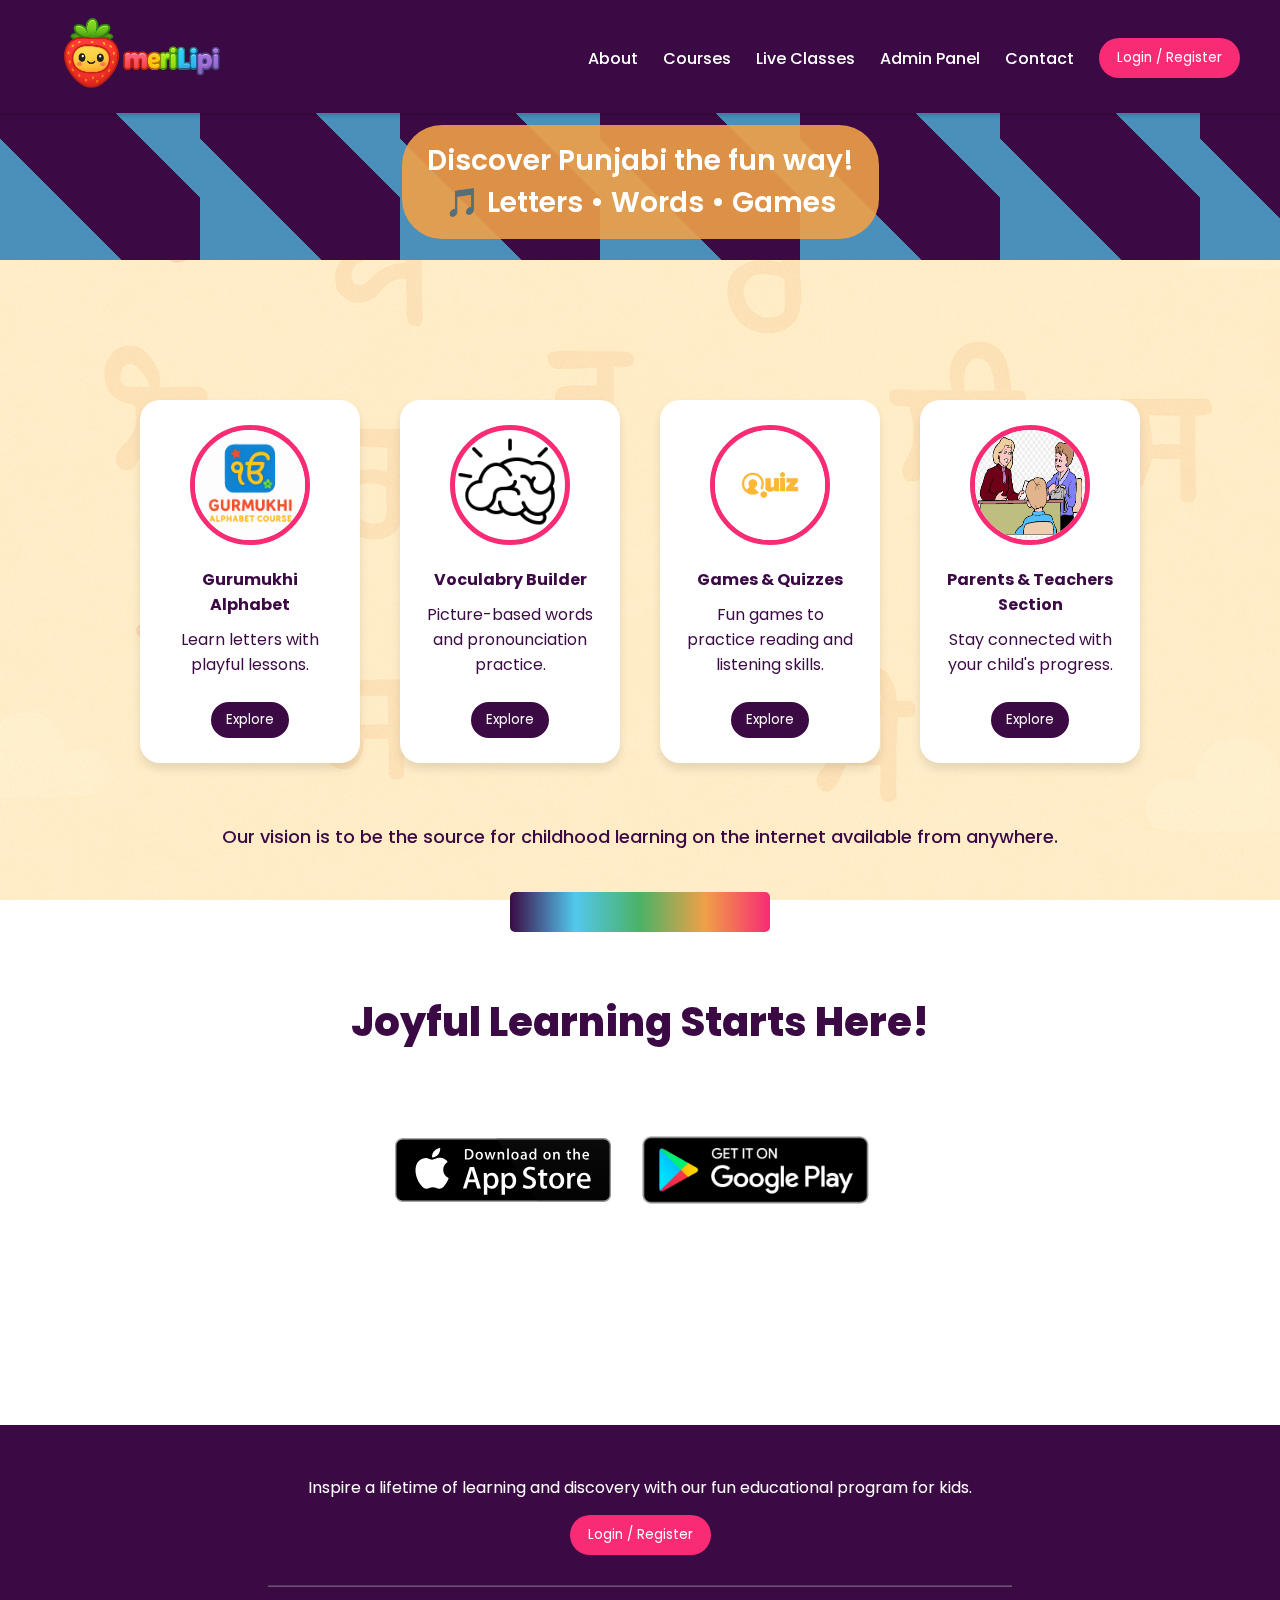
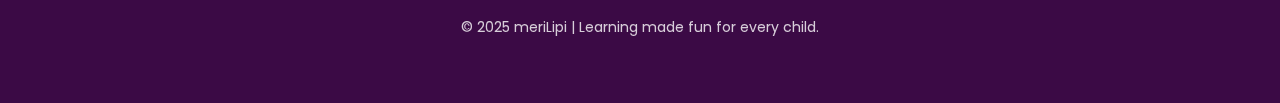
<file: frontend/index.html>
<!DOCTYPE html>
<html lang="en">
<head>
  <meta charset="UTF-8" />
  <meta name="viewport" content="width=device-width, initial-scale=1.0" />
  <title>meriLipi | Learn Punjabi with Joy</title>
  <link href="https://fonts.googleapis.com/css2?family=Baloo+2:wght@600;800&family=Poppins:wght@400;600&display=swap" rel="stylesheet">
  <link rel="stylesheet" href="styles.css" />
</head>
<body>
  <!-- HEADER -->
  <header class="header">
    <div class="nav-container">
      <div class="logo-container">
        <img src="images/ChatGPT Image Oct 14, 2025, 09_50_00 AM.png" alt="meriLipi Logo" class="logo" />
        
      </div>
      <div class="hamburger">
        <div></div>
        <div></div>
        <div></div>
      </div>

      <nav class="nav-links">
        <a href="about.html">About</a>
        <a href="courses.html">Courses</a>
        <a href="#live-classes">Live Classes</a>
        <a href="admin-login.html">Admin Panel</a>
        <a href="#">Contact</a>
        <button class="donate-btn">Login / Register</button>
      </nav>
    </div>

    <!-- Colorful Pattern Banner -->
    <div class="pattern-banner">
      <div class="pattern"></div>
      <h2 class="banner-text">
        Discover Punjabi the fun way!<br />
        🎵 Letters • Words • Games
      </h2>
    </div>
  </header>

  <!-- MAIN SECTION -->
  <main>
    <section class="portals">
      <div class="portal-card">
        <img src="images/guru.png" alt="Math World" />
        <h3>Gurumukhi Alphabet</h3>
        <p>Learn letters with playful lessons.</p>
        <br>
        <button>Explore</button>
      </div>

      <div class="portal-card">
        <img src="images/atom.png" alt="Science World" />
        <h3>Voculabry Builder</h3>
        <p>Picture-based words and pronounciation practice.</p>
        <br>
        <button>Explore</button>
      </div>
      <div class="portal-card">
        <img src="images/quiz-logo_2728-12.jpg" alt="Parents & Teachers" />
        <h3>Games & Quizzes</h3>
        <p>Fun games to practice  reading and listening skills.</p>
        <br>
        <button>Explore</button>
      </div>
      <div class="portal-card">
        <img src="images/images.png" alt="Parents & Teachers" />
        <h3>Parents & Teachers Section</h3>
        <p>Stay connected with your child's progress.</p>
        <br>
        <button>Explore</button>
      </div>
    </section>

    <section class="vision">
      <p>
        Our vision is to be the source for childhood learning on the internet available from anywhere.
        
      </p>
      <div class="color-bar"></div>
    </section>
    
  </main>
  <section class="download-cta">
      <h2 class="cta-title">Joyful Learning Starts Here!</h2>
      
      <div class="download-links">
          <a href="#" target="_blank" aria-label="Download on the App Store">
              <img src="images/download-on-the-app-store-apple-logo.svg" alt="Download on the App Store" class="dl">
          </a>
          <a href="#" target="_blank" aria-label="Get it on Google Play">
              <img src="images/image.png" alt="Get it on Google Play">
          </a>
          
      </div>
  </section>
  <!-- FOOTER -->
  <footer class="footer">
    <p>
      Inspire a lifetime of learning and discovery with our fun educational program for kids.
    </p>
    <button class="donate-btn">Login / Register</button>
    <hr />
    <p class="small-text">
      © 2025 meriLipi | Learning made fun for every child.
    </p>
  </footer>

  <script src="script.js"></script>
</body>
</html>
</file>
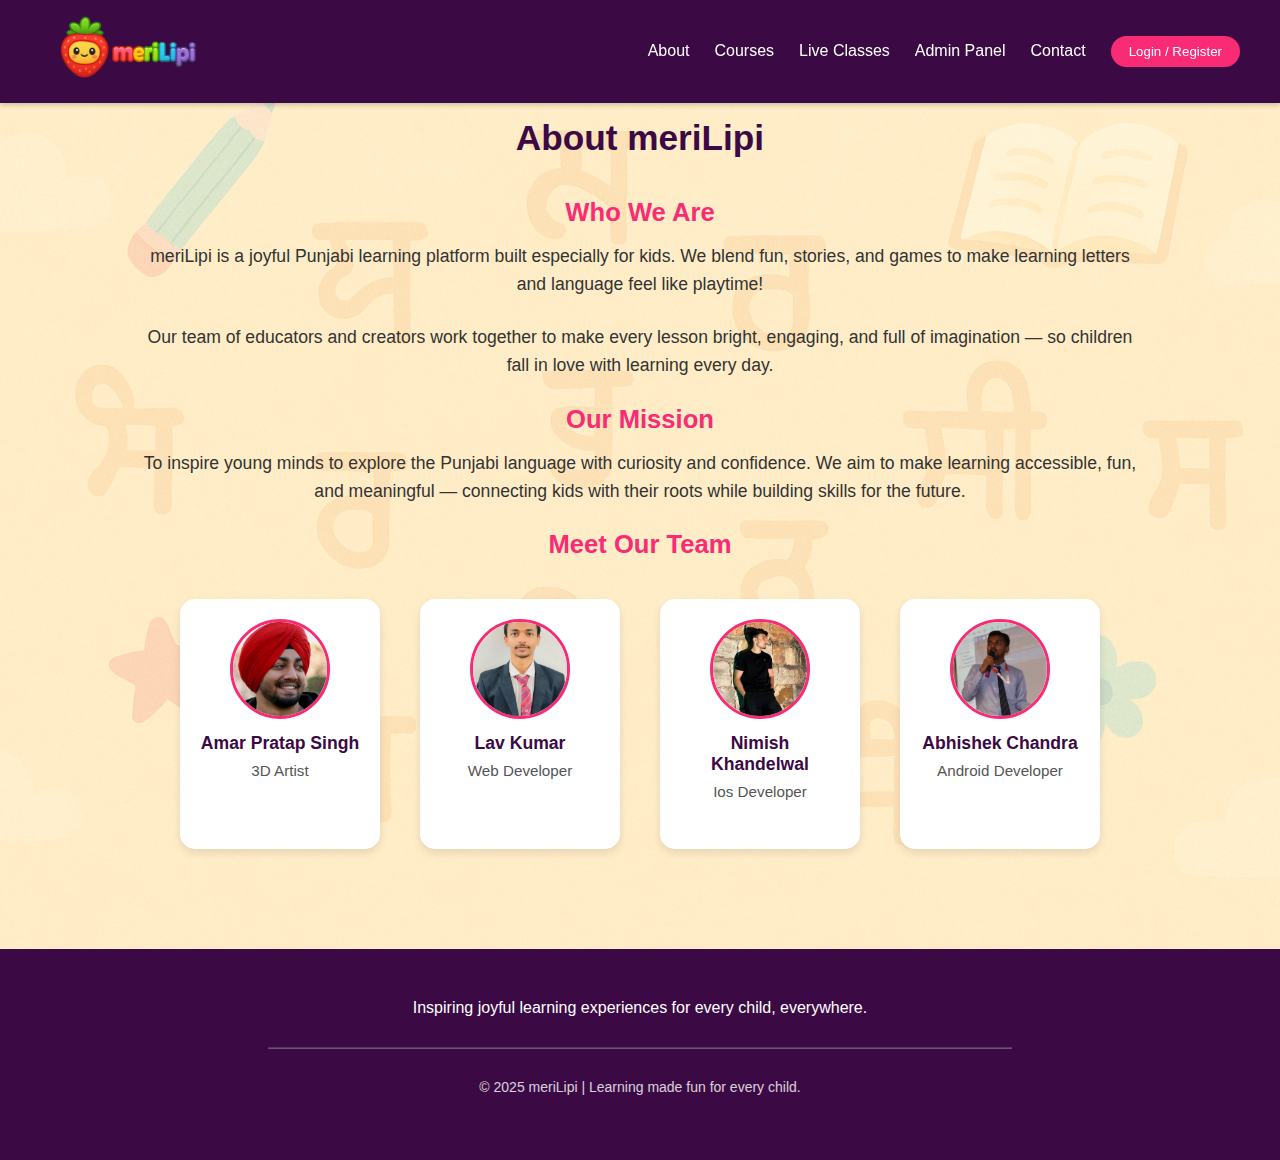
<file: frontend/about.html>
<!DOCTYPE html>
<html lang="en">
<head>
  <meta charset="UTF-8" />
  <meta name="viewport" content="width=device-width, initial-scale=1.0" />
  <title>About Us | meriLipi</title>
  <link rel="stylesheet" href="about.css" />
</head>
<body>
  <!-- HEADER -->
  <header class="header">
    <div class="nav-container">
      <div class="logo-container">
        <img src="images/ChatGPT Image Oct 14, 2025, 09_50_00 AM.png" alt="meriLipi Logo" class="logo" />
        
      </div>
      <div class="hamburger">
        <div></div>
        <div></div>
        <div></div>
      </div>

      <nav class="nav-links">
        <a href="about.html">About</a>
        <a href="courses.html">Courses</a>
        <a href="#live-classes">Live Classes</a>
        <a href="admin-login.html">Admin Panel</a>
        <a href="#">Contact</a>
        <button class="donate-btn">Login / Register</button>
      </nav>
    </div>

  </header>

  <!-- ABOUT SECTION -->
  <main>
    <section class="about">
      <br>
      <h2>About meriLipi</h2>
      <div class="about-content">
        <div class="who-we-are">
          <h3>Who We Are</h3>
          <p>
            meriLipi is a joyful Punjabi learning platform built especially for kids.  
            We blend fun, stories, and games to make learning letters and language feel like playtime!
          </p>
          <p>
            Our team of educators and creators work together to make every lesson bright, engaging, and full of imagination — so children fall in love with learning every day.
          </p>
        </div>

        <div class="our-mission">
          <h3>Our Mission</h3>
          <p>
            To inspire young minds to explore the Punjabi language with curiosity and confidence.  
            We aim to make learning accessible, fun, and meaningful — connecting kids with their roots while building skills for the future.
          </p>
        </div>


        <div class="our-team">
          <h3>Meet Our Team</h3>
          <div class="team-members">
            <div class="member-card">
              <img src="images/Screenshot 2025-10-14 115550.png" alt="Team Member 4" />
              <h4>Amar Pratap Singh</h4>
              <p>3D Artist</p>
            </div>
            <div class="member-card">
              <img src="images/lav.jpg" alt="Team Member 1" />
              <h4>Lav Kumar</h4>
              <p>Web Developer</p>
            </div>

            <div class="member-card">
              <img src="images/Screenshot 2025-10-16 000629.png" alt="Team Member 2" />
              <h4>Nimish Khandelwal</h4>
              <p>Ios Developer</p>
            </div>

            <div class="member-card">
              <img src="images/Screenshot 2025-10-16 000836.png" alt="Team Member 3" />
              <h4>Abhishek Chandra</h4>
              <p>Android Developer</p>
            </div>
          </div>
        </div>
      </div>
    </section>
  </main>

  <!-- FOOTER -->
  <footer class="footer">
    <p>Inspiring joyful learning experiences for every child, everywhere.</p>
    <hr />
    <p class="small-text">© 2025 meriLipi | Learning made fun for every child.</p>
  </footer>
  <script src="script.js"></script>
</body>
</html>
</file>
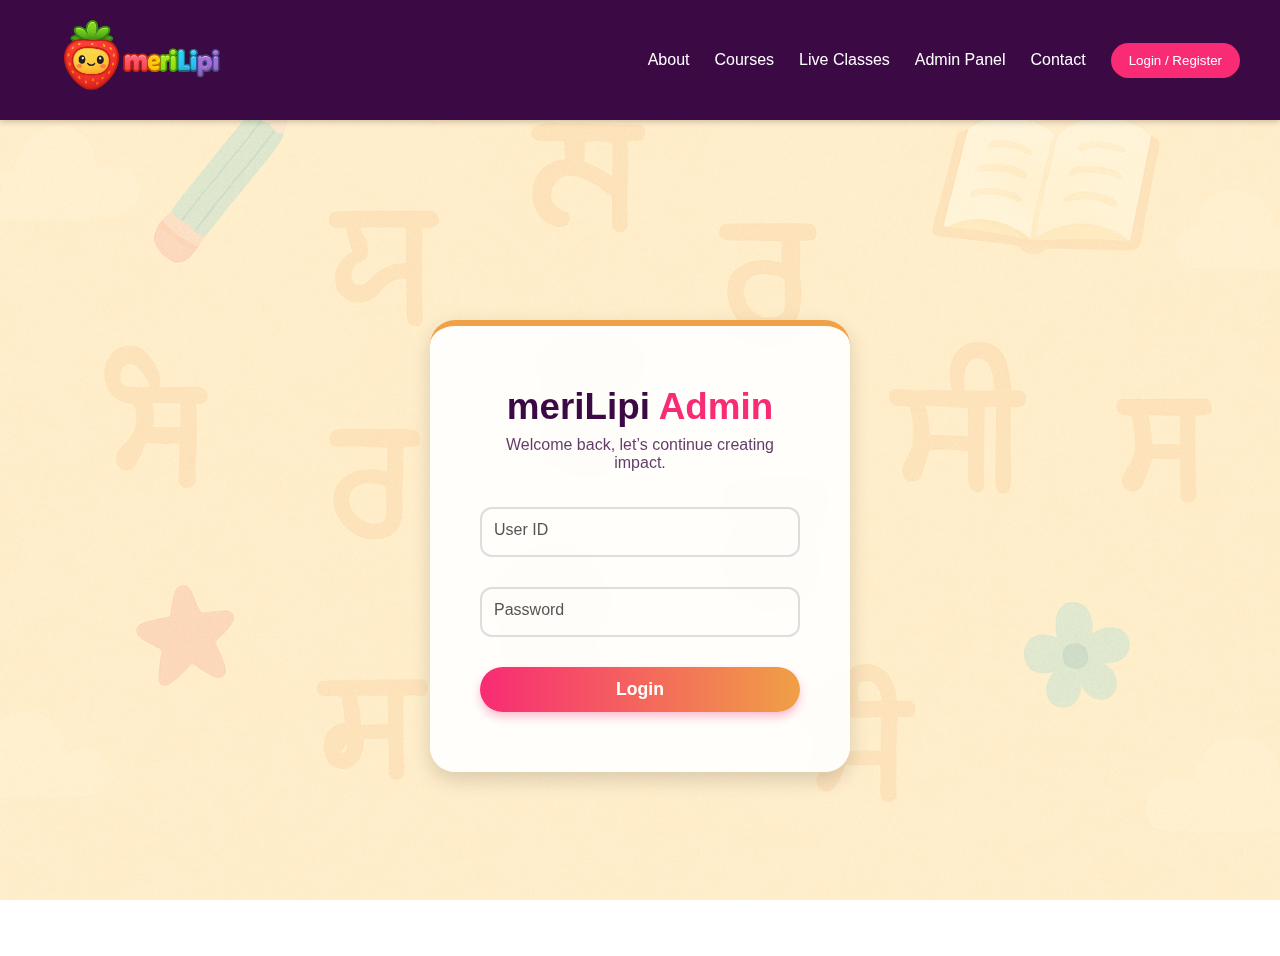
<file: frontend/admin-login.html>
<!DOCTYPE html>
<html lang="en">
<head>
  <meta charset="UTF-8" />
  <meta name="viewport" content="width=device-width, initial-scale=1.0" />
  <title>Admin Login | meriLipi</title>
  <link rel="stylesheet" href="admin-login.css" />
</head>
<body>
  <!-- HEADER -->
  <header class="header">
    <div class="nav-container">
      <div class="logo-container">
        <img src="images/ChatGPT Image Oct 14, 2025, 09_50_00 AM.png" alt="meriLipi Logo" class="logo" />
        
      </div>
      <div class="hamburger">
        <div></div>
        <div></div>
        <div></div>
      </div>

      <nav class="nav-links">
        <a href="about.html">About</a>
        <a href="courses.html">Courses</a>
        <a href="#live-classes">Live Classes</a>
        <a href="admin-login.html">Admin Panel</a>
        <a href="#">Contact</a>
        <button class="donate-btn">Login / Register</button>
      </nav>
    </div>

    <!-- Colorful Pattern Banner -->
    <div class="pattern-banner">
      <div class="pattern"></div>
      <h2 class="banner-text">
        Discover Punjabi the fun way!<br />
        🎵 Letters • Words • Games
      </h2>
    </div>
  </header>

  <!-- CLASSY LOGIN -->
  <main class="login-container">
    <div class="login-card">
      <h1 class="brand-heading">meriLipi <span>Admin</span></h1>
      <p class="tagline">Welcome back, let’s continue creating impact.</p>

      <div class="input-box">
        <input type="text" id="admin-userid" required />
        <label>User ID</label>
      </div>

      <div class="input-box">
        <input type="password" id="admin-password" required />
        <label>Password</label>
      </div>

      <button class="login-btn">Login</button>
    </div>
  </main>

  <script>
    document.querySelector(".login-btn").addEventListener("click", () => {
      const userId = document.getElementById("admin-userid").value.trim();
      const password = document.getElementById("admin-password").value.trim();

      if (userId === "lav111" && password === "punLearn22") {
        document.querySelector(".login-btn").textContent = "Logging in...";
        setTimeout(() => (window.location.href = "admin-panel.html"), 800);
      } else {
        alert("❌ Invalid credentials. Access denied.");
      }
    });
  </script>
</body>
</html>
</file>
<file: frontend/styles.css>
/* GENERAL RESET */
* {
  margin: 0;
  padding: 0;
  box-sizing: border-box;
  font-family: "Poppins", sans-serif;
}

/* BODY */
body {
  background-color: #fff;
  background-image: url('images/ChatGPT\ Image\ Oct\ 19\,\ 2025\,\ 06_04_12\ PM.png');
  background-size: cover;       /* Makes image cover entire screen */
  background-position: center;  /* Center the image */
  background-repeat: no-repeat; /* Prevent tiling */
  background-attachment: fixed; /* Optional: keeps the image fixed on scroll */
  color: #3b0a45; 
  
}
body::before {
    content: "";
    position: fixed;
    top: 0;
    left: 0;
    width: 100%;
    height: 100%;
    background-color: rgba(255, 255, 255, 0.685); /* semi-transparent overlay */
    z-index: -3; /* Put behind content */
}

/* HEADER */
/* Make header sticky/fixed */
.header { background-color: #3b0a45; color: #fff; text-align: center; overflow: hidden; }


/* NAVBAR */
/* Make only nav-container sticky */
.nav-container {
    position: fixed;  /* Fix it to top */
    top: 0;
    left: 0;
    width: 100%;
    background-color: #3b0a45; /* Keep same as header */
    z-index: 999;
    padding: 8px 40px;
    padding-bottom: 5px;
    display: flex;
    justify-content: space-between;
    align-items: center;
    flex-wrap: wrap;
    box-shadow: 0 2px 5px rgba(0, 0, 0, 0.2);
}

/* Add spacing for content below nav-container */
.pattern-banner, main, .download-cta, footer {
    margin-top: 80px; /* Adjust according to nav-container height */
    
}

/* Responsive adjustments */
@media (max-width: 768px) {
    .nav-container {
        padding: 10px 20px;
    }
    .pattern-banner, main, .download-cta, footer {
        margin-top: 100px; /* extra space on smaller screens */
    }
}


.logo-container {
  display: flex;
  align-items: center;
  gap: 10px;
  position:relative;
}

.logo {
  width: 150px;
  height: auto;
  transform: scale(1.3); /* visually enlarges it */
  transform-origin: left center;
}

.brand-name {
  font-size: 24px;
  color: #fff;
}

.nav-links {
  display: flex;
  align-items: center;
  gap: 25px;
}

.nav-links a {
  color: #fff;
  text-decoration: none;
  font-weight: 500;
  transition: opacity 0.3s;
}

.nav-links a:hover {
  opacity: 0.7;
}

/* DONATE BUTTON */
.donate-btn {
  background-color: #f82b74;
  border: none;
  padding: 10px 18px;
  border-radius: 20px;
  color: #fff;
  cursor: pointer;
  transition: transform 0.2s;
}

.donate-btn:hover {
  transform: scale(1.1);
}

/* BANNER PATTERN */
.pattern-banner {
  position: relative;
  background-color: #3b0a45;
  height: 180px;
  display: flex;
  align-items: center;
  justify-content: center;
  padding-top: 23px;
}

.pattern {
  position: absolute;
  top: 0;
  left: 0;
  width: 100%;
  height: 100%;
  background-image: repeating-linear-gradient(
      45deg,
      #52c8ed 0 100px,
      #3b0a45 100px 200px
    ),
    repeating-linear-gradient(-45deg, #f0a046 0 100px, transparent 100px 200px);
  background-size: 200px 200px;
  opacity: 0.7;
}

.banner-text {
  position: relative;
  color: white;
  font-size: 28px;
  font-weight: 600;
  text-align: center;
  z-index: 2;
  background-color: rgba(240, 160, 70, 0.9);
  padding: 15px 25px;
  border-radius: 40px;
}

/* PORTALS SECTION */
.portals {
  display: flex;
  justify-content: center;
  gap: 40px;
  flex-wrap: wrap;
  padding: 60px 20px;
}

.portal-card {
  text-align: center;
  background-color: white;
  border-radius: 20px;
  box-shadow: 0 6px 10px rgba(0, 0, 0, 0.1);
  width: 220px;
  padding: 25px;
  transition: transform 0.3s;
}

.portal-card:hover {
  transform: translateY(-10px);
}

.portal-card img {
  width: 120px;
  height: 120px;
  border-radius: 50%;
  margin-bottom: 15px;
  border: 5px solid #f82b74;
}

.portal-card h3 {
  color: #3b0a45;
  font-size: 16px;
  margin-bottom: 10px;
}

.portal-card button {
  background-color: #3b0a45;
  color: #fff;
  border: none;
  padding: 8px 15px;
  border-radius: 20px;
  cursor: pointer;
}

/* VISION SECTION */
.vision {
  text-align: center;
  padding: 0px 20px;
}

.vision p {
  font-size: 18px;
  line-height: 1.6;
  color: #3b0a45;
  font-weight: 500;
  margin-bottom: 40px;
}

.color-bar {
  width: 260px;
  height: 40px;
  margin: 0 auto;
  background: linear-gradient(
    90deg,
    #3b0a45 0%,
    #52c8ed 25%,
    #4bb266 50%,
    #f0a046 75%,
    #f82b74 100%
  );
  border-radius: 5px;
}

/* FOOTER */
.footer {
  background-color: #3b0a45;
  color: white;
  text-align: center;
  padding: 50px 20px;
}

.footer p {
  margin-bottom: 15px;
}

.footer hr {
  margin: 30px auto;
  width: 60%;
  opacity: 0.3;
}

.small-text {
  font-size: 14px;
  opacity: 0.8;
}
.download-cta {
    background-color: var(--color-white); /* White background like reference image */
    text-align: center;
    padding: 60px 20px;
    max-width: 900px;
    margin: 0 auto;
}

.cta-title {
    font-size: 2.5rem;
    color: var(--color-purple);
    font-weight: 800;
    margin-bottom: 10px;
}

.cta-text {
    font-size: 1.1rem;
    color: var(--color-dark);
    line-height: 1.5;
    margin-bottom: 40px;
}

.download-links {
    display: flex;
    justify-content: center;
    align-items: center;
    flex-wrap: wrap;
    gap: 15px;
}

.download-links img {
    height: 100px; /* Adjust based on your actual button images */
    width: auto;
    transition: transform 0.2s;
}

.download-links img:hover {
    transform: translateY(-2px);
}
.download-links .dl{
  height: 216px;
  width: auto;
  margin-top: 0%;
}
/* MOBILE RESPONSIVENESS */
@media (max-width: 768px) {
  .download-links img:not(.dl) {
    height: 50px; /* smaller */
    width: auto;
  }

    /* App Store image */
  .download-links .dl {
    height: 115px !important; /* bigger and override other rules */
    align-items: center;
    padding-top: 8px;
 
  }
  .nav-container {
    flex-direction: column;
    gap: 15px;
    padding: 10px 20px;
  }

  .nav-links {
    flex-direction: column;
    gap: 10px;
    display: none; /* hidden initially */
    width: 100%;
  }

  .nav-links a, .nav-links button {
    width: 100%;
    text-align: center;
  }

  .pattern-banner {
    height: 180px;
  }

  .banner-text {
    font-size: 22px;
    padding: 10px 15px;
  }

  .portals {
    gap: 20px;
    padding: 40px 10px;
  }

  .portal-card {
    width: 90%;
    padding: 20px;
  }

  .download-cta {
    padding: 40px 10px;
  }

  .cta-title {
    font-size: 2rem;
  }

  .download-links img {
    height: 60px;
  }

  .download-links .dl {
    height: 80px;
    margin-top: -10%;
  }
}

/* SMALLER MOBILE SCREENS */
@media (max-width: 480px) {
  .download-links img {
    height: 60px; /* Google Play on very small screens */
  }

  .download-links .dl {
    height: 90px; /* App Store bigger */
    margin-top: -8%; /* tweak for alignment */
  }
  .header h1, .brand-name {
    font-size: 20px;
  }

  .banner-text {
    font-size: 18px;
    padding: 8px 10px;
  }

  .portal-card h3 {
    font-size: 14px;
  }

  .donate-btn {
    padding: 8px 15px;
    font-size: 14px;
  }
}

/* HAMBURGER MENU */
.hamburger {
  display: none;
  flex-direction: column;
  cursor: pointer;
  gap: 5px;
}

.hamburger div {
  width: 25px;
  height: 3px;
  background-color: white;
}

@media (max-width: 768px) {
  .hamburger {
    display: flex;
  }
}
</file>
<file: frontend/about.css>
/* RESET + THEME */
* {
  margin: 0;
  padding: 0;
  box-sizing: border-box;
  font-family: "Poppins", sans-serif;
}

body {
  background-color: #fff;
  color: #3b0a45;
  
}

/* HEADER */
.header {
  background-color: #3b0a45;
  color: #fff;
  text-align: center;
  overflow: hidden;
}

.nav-container {
  position: fixed;
  top: 0;
  width: 100%;
  background-color: #3b0a45;
  z-index: 999;
  display: flex;
  justify-content: space-between;
  align-items: center;
  padding: 8px 40px;
  box-shadow: 0 2px 5px rgba(0, 0, 0, 0.2);
}

.logo-container {
  display: flex;
  align-items: center;
}

.logo {
  width: 130px;
  height: auto;
  transform: scale(1.3);
  transform-origin: left center;
}

.nav-links {
  display: flex;
  align-items: center;
  gap: 25px;
}

.nav-links a {
  color: #fff;
  text-decoration: none;
  font-weight: 500;
  transition: opacity 0.3s;
}

.nav-links a:hover,
.nav-links .active {
  opacity: 0.7;
}

.donate-btn {
  background-color: #f82b74;
  border: none;
  padding: 8px 18px;
  border-radius: 20px;
  color: #fff;
  cursor: pointer;
  transition: transform 0.2s;
}

.donate-btn:hover {
  transform: scale(1.1);
}

/* PATTERN BANNER */
.pattern-banner {
  position: relative;
  background-color: #3b0a45;
  height: 220px;
  display: flex;
  align-items: center;
  justify-content: center;
  margin-top: 65px;
  z-index: 10;
}

.pattern {
  position: absolute;
  top: 0;
  left: 0;
  width: 100%;
  height: 100%;
  background-image: repeating-linear-gradient(
      45deg,
      #52c8ed 0 100px,
      #3b0a45 100px 200px
    ),
    repeating-linear-gradient(-45deg, #f0a046 0 100px, transparent 100px 200px);
  background-size: 200px 200px;
  opacity: 0.7;
  z-index: 15;
}

.banner-text {
  position: relative;
  color: white;
  font-size: 28px;
  font-weight: 600;
  text-align: center;
  z-index: 20;
  background-color: rgba(240, 160, 70, 0.9);
  padding: 15px 25px;
  border-radius: 40px;
}

/* ABOUT SECTION */
.about {
  position: relative;
  padding: 100px 20px;
  text-align: center;
  background: #fff;
  background-image: url('images/ChatGPT\ Image\ Oct\ 19\,\ 2025\,\ 06_04_12\ PM.png');
  background-size: cover;       /* Makes image cover entire screen */
  background-position: center;  /* Center the image */
  background-repeat: no-repeat; /* Prevent tiling */
}
.about::before {
  content: "";
  position: absolute;
  top: 0;
  left: 0;
  width: 100%;
  height: 100%;
  background-color: rgba(255, 255, 255, 0.685); /* White with transparency */
  z-index: 1;
}

/* Make the text appear above the overlay */
.about > * {
  position: relative;
  z-index: 1;
}

.about h2 {
  font-size: 2.2rem;
  color: #3b0a45;
  margin-bottom: 40px;
}

.about-content {
  max-width: 1000px;
  margin: 0 auto;
}

.about h3 {
  color: #f82b74;
  font-size: 1.6rem;
  margin-bottom: 15px;
}

.about p {
  font-size: 1.1rem;
  color: #333;
  line-height: 1.6;
  margin-bottom: 25px;
}

/* TEAM SECTION */
.team-members {
  display: flex;
  justify-content: center;
  gap: 40px;
  flex-wrap: wrap;
  margin-top: 40px;
}

.member-card {
  background-color: #fff;
  border-radius: 15px;
  box-shadow: 0 4px 8px rgba(0, 0, 0, 0.1);
  width: 200px;
  padding: 20px;
  transition: transform 0.3s;
}

.member-card:hover {
  transform: translateY(-8px);
}

.member-card img {
  width: 100px;
  height: 100px;
  border-radius: 50%;
  margin-bottom: 10px;
  border: 3px solid #f82b74;
  object-fit: cover;
}

.member-card h4 {
  color: #3b0a45;
  font-size: 1.1rem;
  margin-bottom: 5px;
}

.member-card p {
  font-size: 0.95rem;
  color: #555;
}

/* FOOTER */
.footer {
  
  background-color: #3b0a45;
  color: white;
  text-align: center;
  padding: 50px 20px;
  z-index: 19;
}

.footer p {
  margin-bottom: 15px;
}

.footer hr {
  margin: 30px auto;
  width: 60%;
  opacity: 0.3;
}

.small-text {
  font-size: 14px;
  opacity: 0.8;
}

/* RESPONSIVE */
@media (max-width: 768px) {
  .nav-container {
    padding: 10px 20px;
  }

  .banner-text {
    font-size: 20px;
    padding: 10px 15px;
  }

  .team-members {
    gap: 25px;
  }

  .member-card {
    width: 160px;
    padding: 15px;
  }

  .member-card img {
    width: 80px;
    height: 80px;
  }
}

@media (max-width: 480px) {
  .banner-text {
    font-size: 18px;
  }

  .about h2 {
    font-size: 1.8rem;
  }

  .about p {
    font-size: 1rem;
  }

  .member-card {
    width: 140px;
    padding: 10px;
  }

  .member-card img {
    width: 70px;
    height: 70px;
  }
}
</file>
<file: frontend/admin-login.css>
/* RESET */
* {
  margin: 0;
  padding: 0;
  box-sizing: border-box;
  font-family: "Poppins", sans-serif;
}

/* BACKGROUND */
body {
  background-color: #fff;
  background-image: url("images/ChatGPT Image Oct 19, 2025, 06_04_12 PM.png");
  background-size: cover;
  background-position: center;
  background-repeat: no-repeat;
  background-attachment: fixed;
  color: #3b0a45;
  min-height: 100vh;
  overflow-x: hidden;
}

body::before {
  content: "";
  position: fixed;
  top: 0;
  left: 0;
  width: 100%;
  height: 100%;
  background-color: rgba(255, 255, 255, 0.7);
  z-index: -3;
}

/* NAVBAR (same as site) */
.header {
  background-color: #3b0a45;
  color: #fff;
}

.nav-container {
  position: fixed;
  top: 0;
  left: 0;
  width: 100%;
  background-color: #3b0a45;
  z-index: 999;
  padding: 10px 40px;
  display: flex;
  justify-content: space-between;
  align-items: center;
  box-shadow: 0 2px 6px rgba(0, 0, 0, 0.2);
}

.logo {
  width: 140px;
}

.nav-links {
  display: flex;
  align-items: center;
  gap: 25px;
}

.nav-links a {
  color: #fff;
  text-decoration: none;
  font-weight: 500;
  transition: opacity 0.3s;
}

.nav-links a:hover {
  opacity: 0.7;
}

/* LOGIN CONTAINER */
.login-container {
  display: flex;
  justify-content: center;
  align-items: center;
  height: 100vh;
  padding-top: 80px;
}

.login-card {
  background: rgba(255, 255, 255, 0.9);
  backdrop-filter: blur(12px);
  border-radius: 25px;
  padding: 60px 50px;
  text-align: center;
  max-width: 420px;
  width: 90%;
  box-shadow: 0 8px 20px rgba(0, 0, 0, 0.15);
  border-top: 6px solid #f0a046;
  animation: fadeIn 0.9s ease;
}

/* HEADING */
.brand-heading {
  font-size: 2.3rem;
  color: #3b0a45;
  font-weight: 700;
  margin-bottom: 8px;
}

.brand-heading span {
  color: #f82b74;
}

.tagline {
  font-size: 1rem;
  color: #3b0a45;
  opacity: 0.8;
  margin-bottom: 35px;
  font-weight: 400;
}

/* INPUTS (floating style) */
.input-box {
  position: relative;
  margin-bottom: 30px;
}

.input-box input {
  width: 100%;
  padding: 14px 12px;
  border: 2px solid #ddd;
  border-radius: 12px;
  font-size: 1rem;
  background: transparent;
  outline: none;
  color: #3b0a45;
  transition: all 0.3s;
}

.input-box input:focus {
  border-color: #f82b74;
}

.input-box label {
  position: absolute;
  top: 14px;
  left: 14px;
  color: #555;
  pointer-events: none;
  transition: 0.3s;
}

.input-box input:focus ~ label,
.input-box input:valid ~ label {
  top: -10px;
  left: 12px;
  font-size: 0.8rem;
  color: #f0a046;
  background-color: #fff;
  padding: 0 5px;
}

/* BUTTON */
.login-btn {
  width: 100%;
  padding: 12px 0;
  border: none;
  border-radius: 30px;
  background: linear-gradient(90deg, #f82b74, #f0a046);
  color: #fff;
  font-size: 1.1rem;
  font-weight: 600;
  cursor: pointer;
  transition: all 0.3s;
  box-shadow: 0 5px 10px rgba(248, 43, 116, 0.3);
}

.login-btn:hover {
  transform: translateY(-2px);
  box-shadow: 0 7px 15px rgba(240, 160, 70, 0.4);
}

/* ANIMATION */
@keyframes fadeIn {
  from {
    opacity: 0;
    transform: translateY(40px);
  }
  to {
    opacity: 1;
    transform: translateY(0);
  }
}

/* RESPONSIVE */
@media (max-width: 600px) {
  .login-card {
    padding: 40px 25px;
  }
  .brand-heading {
    font-size: 2rem;
  }
}
.donate-btn {
  background-color: #f82b74;
  border: none;
  padding: 10px 18px;
  border-radius: 20px;
  color: #fff;
  cursor: pointer;
  transition: transform 0.2s;
}

.donate-btn:hover {
  transform: scale(1.1);
}
.logo-container {
  display: flex;
  align-items: center;
  gap: 10px;
  position:relative;
}

.logo {
  width: 150px;
  height: auto;
  transform: scale(1.3); /* visually enlarges it */
  transform-origin: left center;
}
</file>
